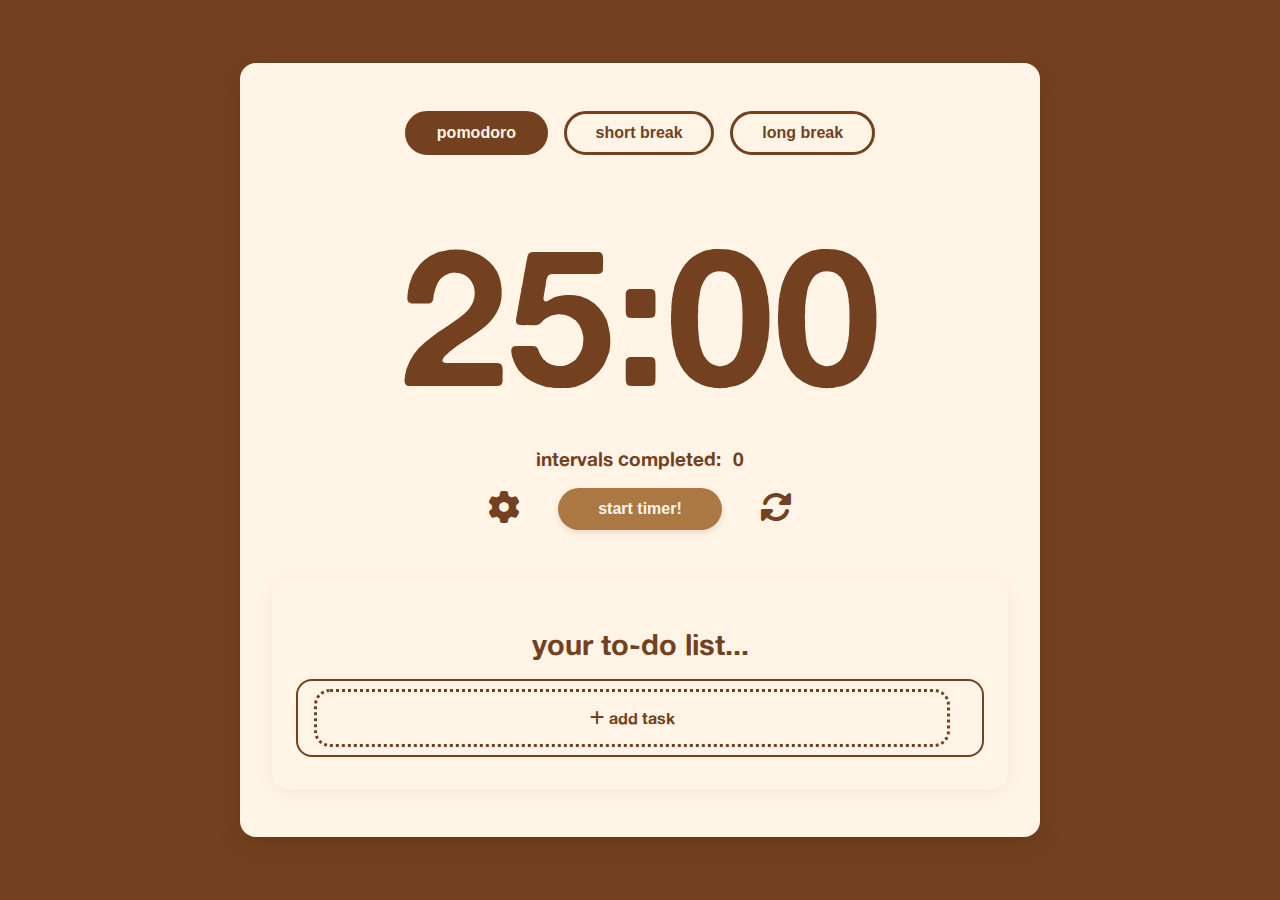
<file: index.html>
<!DOCTYPE html>
<html lang="en">
<head>
  <meta charset="UTF-8" />
  <meta name="viewport" content="width=device-width, initial-scale=1.0" />
  <link rel="stylesheet" href="pomodoro-style.css" />
  <link
    rel="stylesheet"
    href="https://cdnjs.cloudflare.com/ajax/libs/font-awesome/6.0.0/css/all.min.css"
    crossorigin="anonymous"
    referrerpolicy="no-referrer"
  />
  <title> -- cafe pomodoro ☕︎ </title>
</head>
<body>
  <div class="timer-container">
    <div class="mode-buttons">
      <button id="pomodoroBtn" class="active">pomodoro</button>
      <button id="shortBreakBtn">short break</button>
      <button id="longBreakBtn">long break</button>
    </div>

    <div class="time-display" id="time">25:00</div>
    <div class="interval-counter">
      intervals completed: <span id="intervalCount">0</span>
    </div>

    <div class="control-row">
      <button class="control-icon" onclick="openSettings()">
        <i class="fa-solid fa-gear"></i>
      </button>
      <button id="start-timer" onclick="startTimer()" onmousedown="mouseclick.play()">start timer!</button>
      <button class="control-icon" onclick="resetTimer()">
        <i class="fa-solid fa-rotate"></i>
      </button>
    </div>

    <div class="todo-container">
    <h2 class="todo-title">your to-do list...</h2>

    <!-- Ordered task list -->
    <ol id="todo-task-list" class="todo-list"></ol>

    <!-- Add task button outside the ordered list -->
    <div class="todo-row add-task">
        <div class="todo-add" id="addTaskBtn">
        <i class="fa-solid fa-plus"></i> add task
        </div>
    </div>
    </div>
  </div>

  <div class="settings-panel" id="settingsPanel" style="display: none;">
    <h2><i class="fa-solid fa-gear"></i> settings</h2>

    <div class="section">
      <h3>change theme:</h3>
        <div class="theme-options">
          <div class="theme-item">
            <button class="theme-btn active" data-theme="coffee" style="color: #73411f;"></button>
            <span class="theme-label" style="color: #73411f;">coffee</span>
          </div>
          <div class="theme-item">
            <button class="theme-btn" data-theme="matcha" style="color: #606c38;"></button>
            <span class="theme-label" style="color: #606c38;">matcha</span>
          </div>
          <div class="theme-item">
            <button class="theme-btn" data-theme="ube" style="color: #9b86a7;"></button>
            <span class="theme-label" style="color: #9b86a7;">ube</span>
          </div>
          <div class="theme-item">
            <button class="theme-btn" data-theme="lemonade" style="color: #eebe62;"></button>
            <span class="theme-label" style="color: #eebe62;">lemonade</span>
          </div>
          <div class="theme-item">
            <button class="theme-btn" data-theme="berry" style="color: #9c0b0a;"></button>
            <span class="theme-label" style="color: #9c0b0a;">berry</span>
    </div>
</div>
    </div>

    <div class="section">
      <h3>timer:</h3>
      <div class="timer-inputs">
        <label>pomodoro <input type="number" id="pomodoroInput" value="25" min="1" /> minutes</label>
        <label>short break <input type="number" id="shortBreakInput" value="5" min="1" /> minutes</label>
        <label>long break <input type="number" id="longBreakInput" value="15" min="1" /> minutes</label>
      </div>
    </div>

    <div class="settings-buttons">
      <button id="resetBtn">reset all</button>
      <button id="closeSettings">close</button>
      <button id="saveBtn">save changes</button>
    </div>
  </div>

  <script src="pomodoro-script.js"></script>
</body>
</html>
</file>
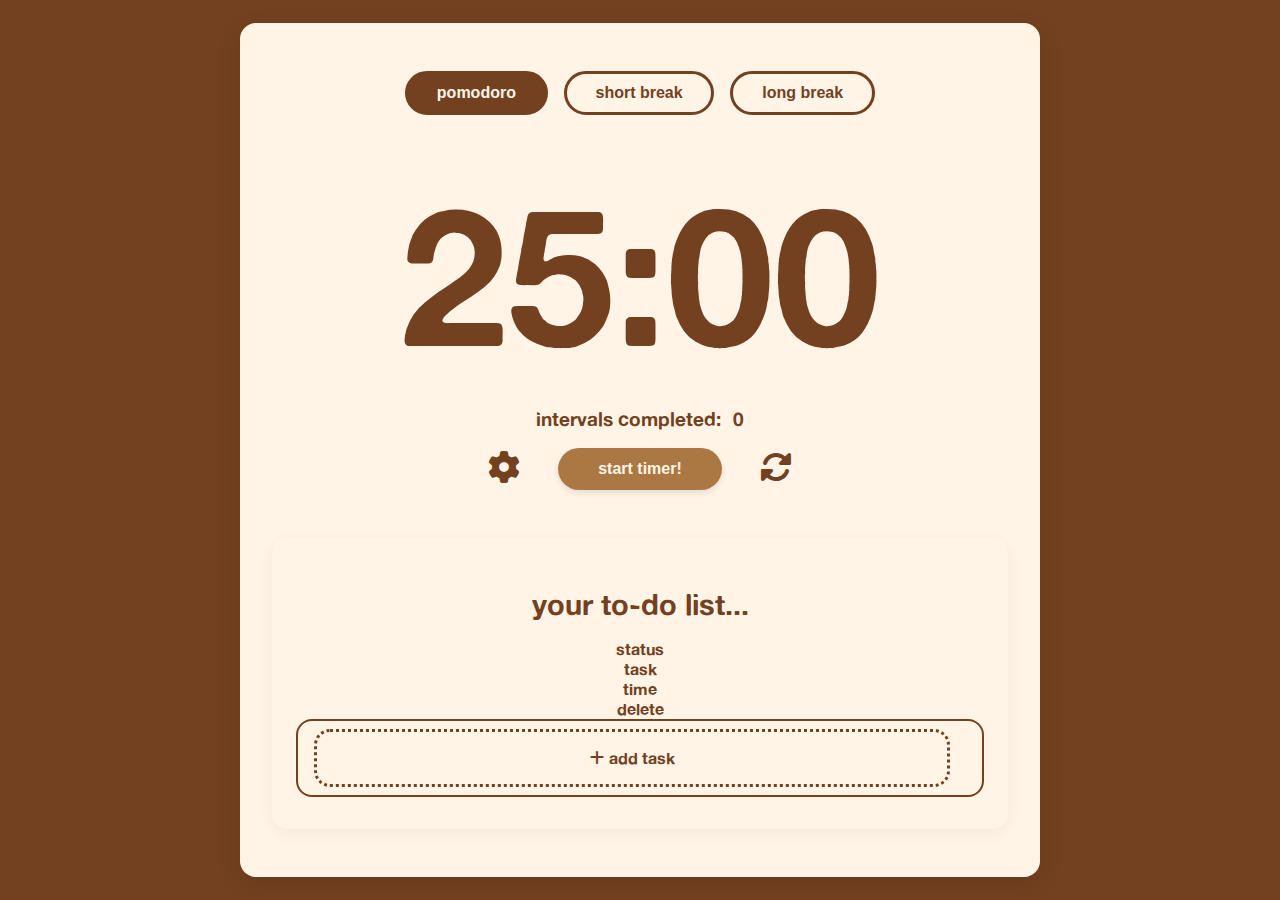
<file: cafe-pomodoro.html>
<!DOCTYPE html>
<html lang="en">
<head>
  <meta charset="UTF-8" />
  <meta name="viewport" content="width=device-width, initial-scale=1.0" />
  <link rel="stylesheet" href="pomodoro-style.css">
  <link rel="stylesheet" href="https://cdnjs.cloudflare.com/ajax/libs/font-awesome/6.0.0/css/all.min.css" crossorigin="anonymous" referrerpolicy="no-referrer" />
  <title>Pomodoro Timer</title>
</head>
<body>

  <div class="timer-container">
    <div class="mode-buttons">
      <button id="pomodoroBtn" class="active">pomodoro</button>
      <button id="shortBreakBtn">short break</button>
      <button id="longBreakBtn">long break</button>
    </div>

    <div class="time-display" id="time">25:00</div>
    <div class="interval-counter">intervals completed: <span id="intervalCount">0</span></div>

    <div class="control-row">
      <button class="control-icon" onclick="openSettings()"><i class="fa-solid fa-gear"></i></button>
      <button id="start-timer" onclick="startTimer()" onmousedown="mouseclick.play()">start timer!</button>
      <button class="control-icon" onclick="resetTimer()"><i class="fa-solid fa-rotate"></i></button>
    </div>

    <div class="todo-container">
      <h2 class="todo-title">your to-do list...</h2>

      <div class="todo-header">
        <div class="todo-col">status</div>
        <div class="todo-col">task</div>
        <div class="todo-col">time</div>
        <div class="todo-col">delete</div>
      </div>

      <div id="todo-task-list-container">
        <div id="todo-task-list"></div>
        <div class="todo-row add-task">
          <div class="todo-add" id="addTaskBtn"><i class="fa-solid fa-plus"></i> add task</div>
        </div>
      </div>
    </div>
  </div>

  <script>
    let timer;
    let timeLeft = 25 * 60;
    let isRunning = false;
    let currentMode = 'pomodoro';
    let intervalsCompleted = 0;

    const taskList = document.getElementById('todo-task-list');
    const addTaskBtn = document.getElementById('addTaskBtn');
    const intervalCount = document.getElementById('intervalCount');

    var mouseclick = new Audio();
    mouseclick.src = "https://uploads.sitepoint.com/wp-content/uploads/2023/06/1687569402mixkit-fast-double-click-on-mouse-275.wav";

    addTaskBtn.addEventListener('click', () => {
      const newTask = document.createElement('div');
      newTask.className = 'todo-row';

      newTask.innerHTML = `
        <div class="todo-status">
          <select class="status-select">
            <option value="not yet done">not yet done</option>
            <option value="in progress" selected>in progress</option>
            <option value="almost done">almost done</option>
            <option value="completed">completed</option>
          </select>
        </div>
        <div class="todo-task">
          <input type="text" placeholder="Task name" class="task-input" />
        </div>
        <div class="todo-time">
          <input type="number" placeholder="Hours" class="time-input" min="1" />
        </div>
        <div class="todo-delete">
          <button class="delete-task-btn"><i class="fa-solid fa-trash"></i></button>
        </div>
      `;

      taskList.appendChild(newTask);
    });

    // Handle task deletion
    taskList.addEventListener('click', (e) => {
      if (e.target.closest('.delete-task-btn')) {
        const taskRow = e.target.closest('.todo-row');
        if (taskRow) taskRow.remove();
      }
    });

    // Handle manual status change
    taskList.addEventListener('change', (e) => {
      if (e.target.classList.contains('status-select')) {
        const row = e.target.closest('.todo-row');
        if (e.target.value === 'completed') {
          row.classList.add('completed');
        } else {
          row.classList.remove('completed');
        }
      }
    });

    function updateTime() {
      const minutes = Math.floor(timeLeft / 60).toString().padStart(2, '0');
      const seconds = (timeLeft % 60).toString().padStart(2, '0');
      document.getElementById('time').textContent = `${minutes}:${seconds}`;
    }

    function startTimer() {
      const startBtn = document.getElementById('start-timer');

      if (!isRunning) {
        isRunning = true;
        startBtn.textContent = 'stop timer!';
        timer = setInterval(() => {
          if (timeLeft > 0) {
            timeLeft--;
            updateTime();
          } else {
            clearInterval(timer);
            isRunning = false;
            startBtn.textContent = 'start timer!';
            alert("Time's up!");
            intervalsCompleted++;
            intervalCount.textContent = intervalsCompleted;
            checkTasksCompletion();
          }
        }, 1000);
      } else {
        clearInterval(timer);
        isRunning = false;
        startBtn.textContent = 'start timer!';
      }
    }

    function resetTimer() {
      clearInterval(timer);
      setTimeByMode(currentMode);
      updateTime();
      isRunning = false;
      document.getElementById('start-timer').textContent = 'start timer!';
    }

    function setMode(mode) {
      currentMode = mode;
      document.querySelectorAll('.mode-buttons button').forEach(btn => btn.classList.remove('active'));
      document.getElementById(mode + 'Btn').classList.add('active');
      setTimeByMode(mode);
      updateTime();
    }

    function setTimeByMode(mode) {
      if (mode === 'pomodoro') timeLeft = 25 * 60;
      else if (mode === 'shortBreak') timeLeft = 5 * 60;
      else if (mode === 'longBreak') timeLeft = 15 * 60;
    }

    function openSettings() {
      alert("Settings panel is under construction.");
    }

    function checkTasksCompletion() {
      const tasks = document.querySelectorAll('#todo-task-list .todo-row');
      const minutesCompleted = intervalsCompleted * 25;

      tasks.forEach(task => {
        const timeInput = task.querySelector('.time-input');
        const statusSelect = task.querySelector('.status-select');

        if (timeInput && statusSelect) {
          const targetHours = parseFloat(timeInput.value);
          const requiredMinutes = targetHours * 60;

          if (!isNaN(targetHours) && minutesCompleted >= requiredMinutes) {
            statusSelect.value = 'completed';
            task.classList.add('completed');
          }
        }
      });
    }

    document.getElementById('pomodoroBtn').onclick = () => setMode('pomodoro');
    document.getElementById('shortBreakBtn').onclick = () => setMode('shortBreak');
    document.getElementById('longBreakBtn').onclick = () => setMode('longBreak');

    updateTime();
  </script>
</body>
</html>
</file>
<file: pomodoro-style.css>
/* ============================
  Fonts
============================ */
@font-face {
  font-family: 'altehaasgrotesk';
  src: url('AlteHaasGroteskBold.ttf') format('truetype');
  font-weight: bold;
  font-style: normal;
}

/* ============================
  Root Variables
============================ */
:root {
  --main-bg: #fff4e6;
  --accent-bg: #73411f;
  --text-color: #73411f;
  --btn-bg: #ab7843;
  --btn-hover-bg: #73411f;
  --btn-text: #fff4e6;
  --font: 'altehaasgrotesk', sans-serif;

  --todo-completed-bg: #d7bda6;
  --todo-placeholder-color: #b4875c;
  --todo-add-hover-bg: #f9e4cc;
}

/* ============================
  Base Styles
============================ */
html, body {
  height: 100%;
  margin: 0;
  padding: 0;
  display: flex;
  flex-direction: column;
  background-color: var(--accent-bg);
  color: var(--text-color);
  font-family: var(--font);
  box-sizing: border-box;
}

body {
  flex: 1;
}

.page-wrapper {
  display: flex;
  justify-content: center;
  align-items: center;
  flex: 1;
  padding: 2rem;
  min-height: 100vh;
  box-sizing: border-box;
}

* {
  transition: background-color 0.4s ease, color 0.4s ease, border-color 0.4s ease;
}

/* ============================
  Timer Container
============================ */
.timer-container {
  background-color: var(--main-bg);
  border-radius: 1rem;
  padding: 3rem 2rem;
  width: 100%;
  max-width: 800px;
  min-height: 80vh;
  text-align: center;
  box-sizing: border-box;
  display: flex;
  flex-direction: column;
  justify-content: center;
  align-items: center;
  margin: auto;
  box-shadow: 0 8px 24px rgba(0,0,0,0.1);
}

.mode-buttons {
  display: flex;
  justify-content: center;
  gap: 1rem;
  margin-bottom: 1.5rem;
  flex-wrap: wrap;
}

.mode-buttons button {
  padding: 0.6rem 1.8rem;
  border-radius: 2rem;
  border: 3px solid var(--accent-bg);
  background: none;
  color: var(--accent-bg);
  font-size: 1rem;
  font-weight: 700;
  cursor: pointer;
  transition: all 0.3s ease;
  user-select: none;
}

.mode-buttons button:hover {
  background-color: var(--btn-hover-bg);
  color: var(--btn-text);
}

.mode-buttons .active {
  background-color: var(--accent-bg);
  color: var(--btn-text);
  cursor: default;
}

/* Large timer display */
.time-display {
  font-size: clamp(6rem, 15vw, 14rem);
  font-weight: 900;
  color: var(--accent-bg);
  margin: 1rem 0;
  user-select: none;
}

/* Interval counter + reset button */
.interval-counter {
  font-size: 1.2rem;
  font-weight: 700;
  color: var(--accent-bg);
  margin-bottom: 1rem;
  display: flex;
  align-items: center;
  justify-content: center;
  gap: 0.8rem;
}

#resetIntervals {
  font-size: 0.8rem;
  padding: 0.3rem 0.8rem;
  border-radius: 0.6rem;
  border: 2px solid var(--accent-bg);
  background: none;
  color: var(--accent-bg);
  cursor: pointer;
  transition: background-color 0.3s ease, color 0.3s ease;
  user-select: none;
}

#resetIntervals:hover {
  background-color: var(--btn-hover-bg);
  color: var(--btn-text);
}

/* Control buttons container */
.control-row {
  display: flex;
  justify-content: center;
  align-items: center;
  gap: 2rem;
  margin-bottom: 1rem;
  flex-wrap: wrap;
}

/* ============================
  Timer Controls
============================ */
#start-timer {
  background-color: var(--btn-bg);
  border: none;
  padding: 0.75rem 2.5rem;
  border-radius: 999px;
  font-weight: 700;
  font-size: 1rem;
  color: var(--btn-text);
  cursor: pointer;
  transition: background-color 0.3s ease, transform 0.1s ease;
  box-shadow: 0 3px 6px rgba(0, 0, 0, 0.1);
  user-select: none;
}

#start-timer:hover {
  background-color: var(--btn-hover-bg);
}

#start-timer:active {
  transform: scale(0.97);
}

#start-timer.active {
  background-color: var(--btn-hover-bg);
  color: var(--btn-text);
}

/* Gear, reset icons */
.control-icon {
  font-size: 2rem;
  background: none;
  border: none;
  color: var(--accent-bg);
  cursor: pointer;
  transition: transform 0.1s ease, color 0.3s ease;
  user-select: none;
}

.control-icon:hover {
  color: #421704;
}

.control-icon:active {
  transform: scale(0.8);
}

/* ============================
  To-Do Container
============================ */
.todo-container {
  margin-top: 2rem;
  background-color: var(--main-bg);
  border-radius: 1rem;
  padding: 1.5rem;
  max-width: 800px;
  width: 100%;
  box-sizing: border-box;
  box-shadow: 0 4px 16px rgba(0,0,0,0.05);
}

.todo-title {
  text-align: center;
  font-size: 1.8rem;
  margin-bottom: 1rem;
  color: var(--accent-bg);
  user-select: none;
}

.todo-list {
  list-style: decimal inside;
  padding: 0;
  margin: 0;
}

.todo-list li {
  margin-bottom: 0.75rem;
}

/* Grid layout for tasks */
.todo-row {
  display: grid;
  grid-template-columns: 1fr 2fr 1fr auto;
  gap: 1rem;
  align-items: center;
  margin-bottom: 0.5rem;
  border: 2px solid var(--accent-bg);
  border-radius: 1rem;
  padding: 0.5rem 1rem;
  background-color: transparent;
  text-align: center;
  transition: background-color 0.3s ease, border-color 0.3s ease;
}

.todo-row.completed {
  background-color: var(--todo-completed-bg);
  border-color: var(--accent-bg);
  opacity: 0.95;
}

/* Add task button styling */
.todo-add {
  border: 3px dotted var(--accent-bg);
  border-radius: 1rem;
  padding: 1rem;
  text-align: center;
  font-weight: 700;
  cursor: pointer;
  grid-column: span 3;
  transition: background 0.3s ease, color 0.3s ease;
  user-select: none;
}

.todo-add:hover {
  background-color: var(--todo-add-hover-bg);
  color: var(--accent-bg);
}

/* ============================
  Inputs
============================ */
.task-input,
.time-input {
  width: 90%;
  padding: 0.4rem 0.6rem;
  border: 2px solid var(--accent-bg);
  border-radius: 0.5rem;
  font-family: var(--font);
  font-size: 1rem;
  background-color: var(--main-bg);
  color: var(--accent-bg);
  transition: border-color 0.3s ease;
}

.task-input::placeholder,
.time-input::placeholder {
  color: var(--todo-placeholder-color);
  font-style: italic;
}

.task-input:focus,
.time-input:focus {
  border-color: var(--btn-bg);
  outline: none;
}

.status-select {
  width: 100%;
  padding: 0.4rem;
  border: 2px solid var(--accent-bg);
  border-radius: 0.5rem;
  font-family: var(--font);
  font-size: 1rem;
  background-color: var(--main-bg);
  color: var(--accent-bg);
  transition: border-color 0.3s ease;
}

.status-select option {
  background-color: var(--main-bg);
  color: var(--accent-bg);
}

.status-select:focus {
  border-color: var(--btn-bg);
  outline: none;
}

/* ============================
  Delete Button
============================ */
.todo-delete {
  display: flex;
  justify-content: center;
  align-items: center;
}

.delete-task-btn {
  background: none;
  border: none;
  color: var(--accent-bg);
  font-size: 1.2rem;
  cursor: pointer;
  transition: color 0.2s ease;
  user-select: none;
}

.delete-task-btn:hover {
  color: #421704;
}

/* ============================
  Settings Panel
============================ */
.settings-panel {
  position: fixed;
  top: 50%;
  left: 50%;
  transform: translate(-50%, -50%);
  background: var(--main-bg);
  border: 4px solid var(--accent-bg);
  border-radius: 1.5rem;
  padding: 2rem;
  z-index: 10;
  width: 450px;
  box-shadow: 0 10px 25px rgba(0, 0, 0, 0.2);
  font-family: var(--font);
  color: var(--accent-bg);
  transition: all 0.3s ease;
  display: block;
}

.settings-panel h2 {
  text-align: center;
  font-size: 1.8rem;
  margin-bottom: 1.5rem;
  user-select: none;
}

.section h3 {
  font-size: 1.2rem;
  margin-bottom: 0.5rem;
  user-select: none;
}

.theme-btn {
  width: 40px;
  height: 40px;
  background-color: currentColor;
  color: inherit;
  border: none;
  cursor: pointer;
  transition: transform 0.3s ease;
  -webkit-mask-image: url('./flower-mask.svg');
  mask-image: url('./flower-mask.svg');
  -webkit-mask-repeat: no-repeat;
  mask-repeat: no-repeat;
  -webkit-mask-position: center;
  mask-position: center;
  -webkit-mask-size: contain;
  mask-size: contain;
  will-change: transform;
}

.theme-btn.active {
  outline: 2px solid currentColor;
  outline-offset: 5px;
  border-radius: 50%;
  animation: bounceActive 0.5s ease;
  color: inherit;
  user-select: none;
}

@keyframes bounceActive {
  0%   { transform: scale(1); }
  40%  { transform: scale(1.2); }
  60%  { transform: scale(0.9); }
  100% { transform: scale(1); }
}

.theme-btn:hover:not(.active) {
  transform: rotate(10deg) scale(1.1);
}

.theme-btn:active:not(.active) {
  transform: scale(0.95);
}

.theme-options {
  display: flex;
  gap: 2rem;
  justify-content: center;
  flex-wrap: wrap;
  margin-top: 1rem;
}

.theme-item {
  display: flex;
  flex-direction: column;
  align-items: center;
}

.theme-label {
  margin-top: 0.5rem;
  font-size: 1.1rem;
  font-weight: 700;
  font-family: var(--font);
  text-transform: lowercase;
  user-select: none;
}

/* ============================
  Timer Settings Inputs
============================ */
.timer-inputs {
  display: flex;
  flex-direction: column;
  gap: 0.5rem;
  margin-bottom: 1.5rem;
}

.timer-inputs input {
  width: 60px;
  padding: 0.2rem;
  font-size: 1rem;
  text-align: center;
  margin-left: 0.5rem;
  border: 2px solid var(--accent-bg);
  border-radius: 0.4rem;
  background: var(--main-bg);
  color: var(--accent-bg);
  transition: border-color 0.3s ease;
}

.timer-inputs input:focus {
  border-color: var(--btn-bg);
  outline: none;
}

/* ============================
  Settings Panel Buttons
============================ */
.settings-buttons {
  display: flex;
  justify-content: space-between;
  gap: 0.5rem;
}

input:focus-visible,
select:focus-visible,
button:focus-visible {
  outline: none;
}

.settings-buttons button {
  flex: 1;
  padding: 0.5rem 0.8rem;
  font-weight: 700;
  border-radius: 999px;
  border: none;
  cursor: pointer;
  transition: background 0.2s;
  font-family: var(--font);
  user-select: none;
}

#resetBtn {
  background: transparent;
  border: 2px solid #a80000;
  color: #a80000;
}

#resetBtn:hover {
  background: #f5d6d6;
}

#closeSettings {
  background: var(--btn-bg);
  color: var(--btn-text);
}

#closeSettings:hover {
  background: var(--btn-hover-bg);
}

#saveBtn {
  background: var(--accent-bg);
  color: var(--btn-text);
}

#saveBtn:hover {
  background: #421704;
}

/* ============================
  Responsive
============================ */
@media (max-width: 600px) {
  .todo-row {
    grid-template-columns: 1fr;
    text-align: left;
  }

  .todo-add {
    font-size: 0.9rem;
    padding: 0.8rem;
  }

  .task-input,
  .time-input,
  .status-select {
    width: 100%;
  }

  .time-display {
    font-size: 6rem;
  }
}

/* ========== Footer ========== */
footer {
  width: 100%;
  text-align: center;
  padding: 1.5em 0;
  font-size: 1em;
  background-color: var(--main-bg);
  border-top: 1px solid var(--accent-bg);
  color: var(--accent-bg);
  box-sizing: border-box;
}

footer a {
  color: var(--accent-bg);
  text-decoration: none;
  margin-left: 0.5em;
  transition: text-decoration 0.3s ease;
}

footer a:hover {
  text-decoration: underline;
}

footer p {
  margin: 0;
  display: flex;
  justify-content: center;
  align-items: center;
  gap: 0.5em;
  flex-wrap: wrap;
}
</file>
